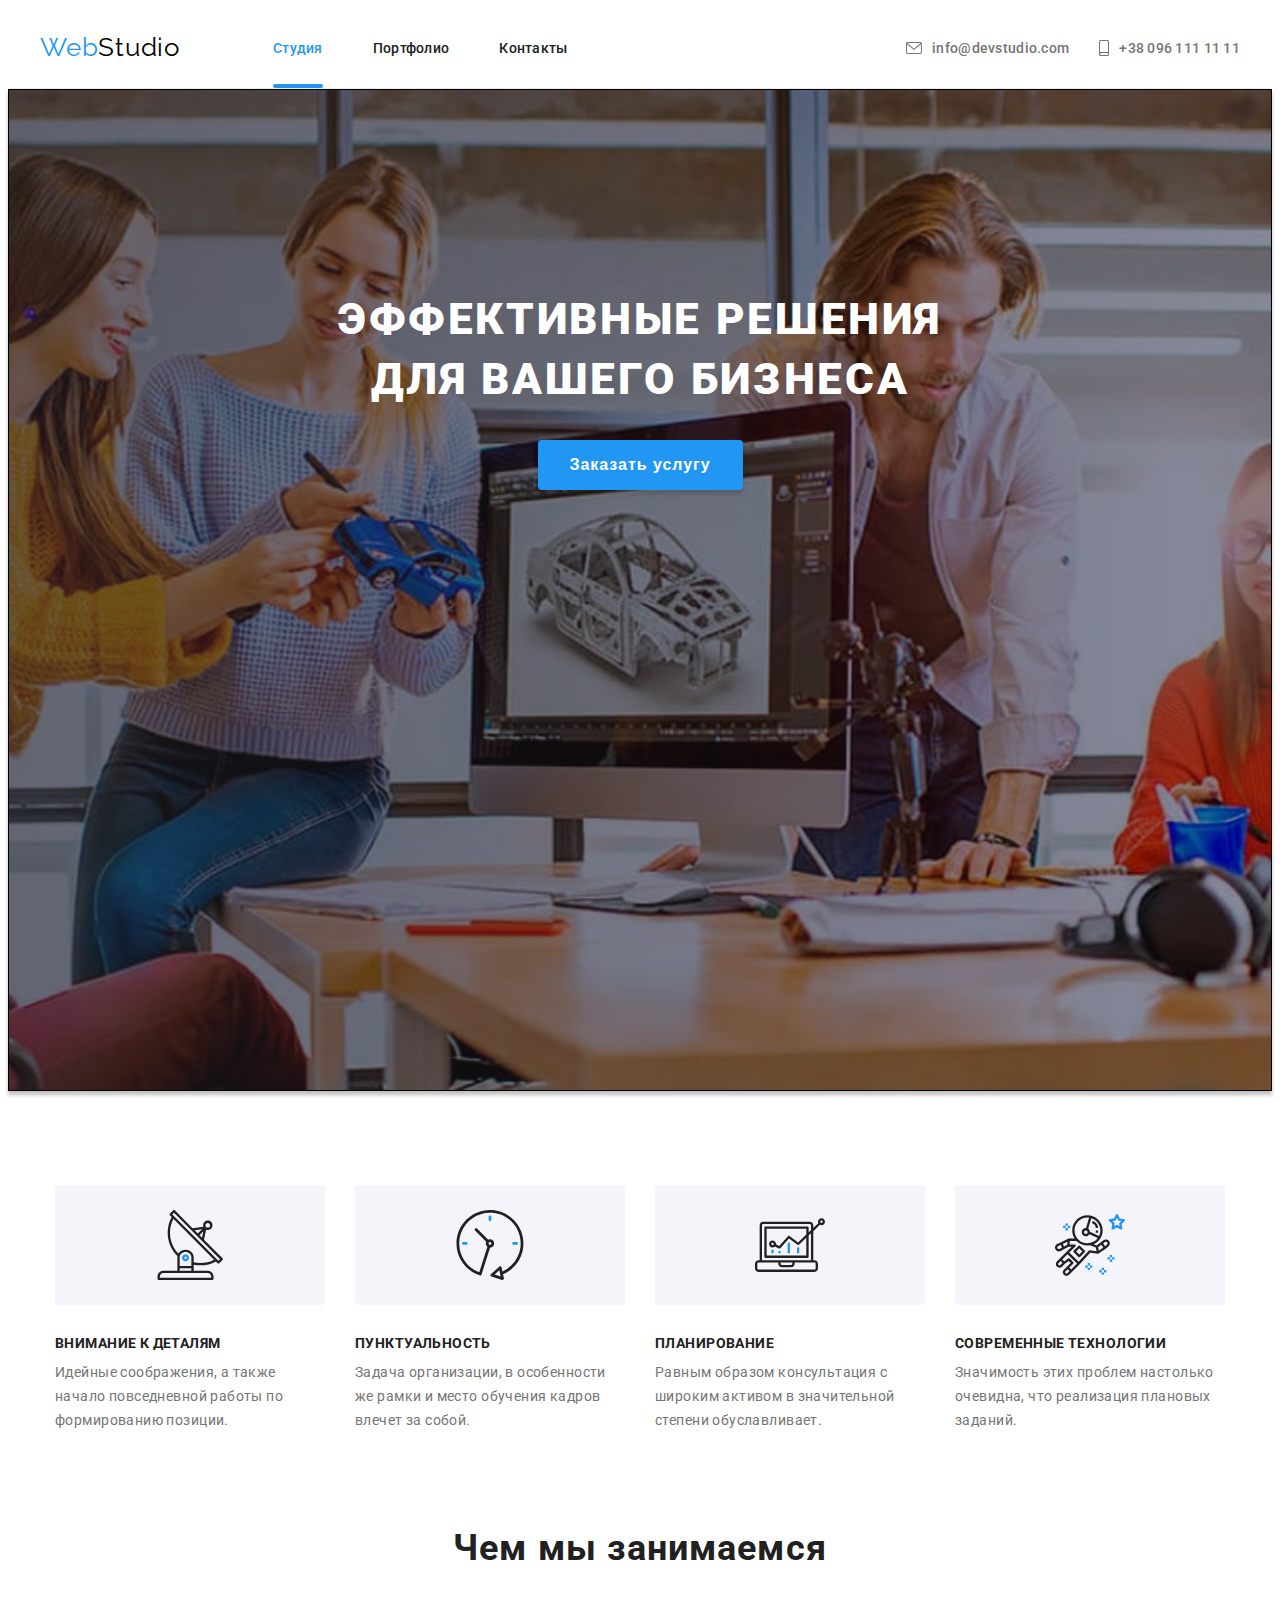
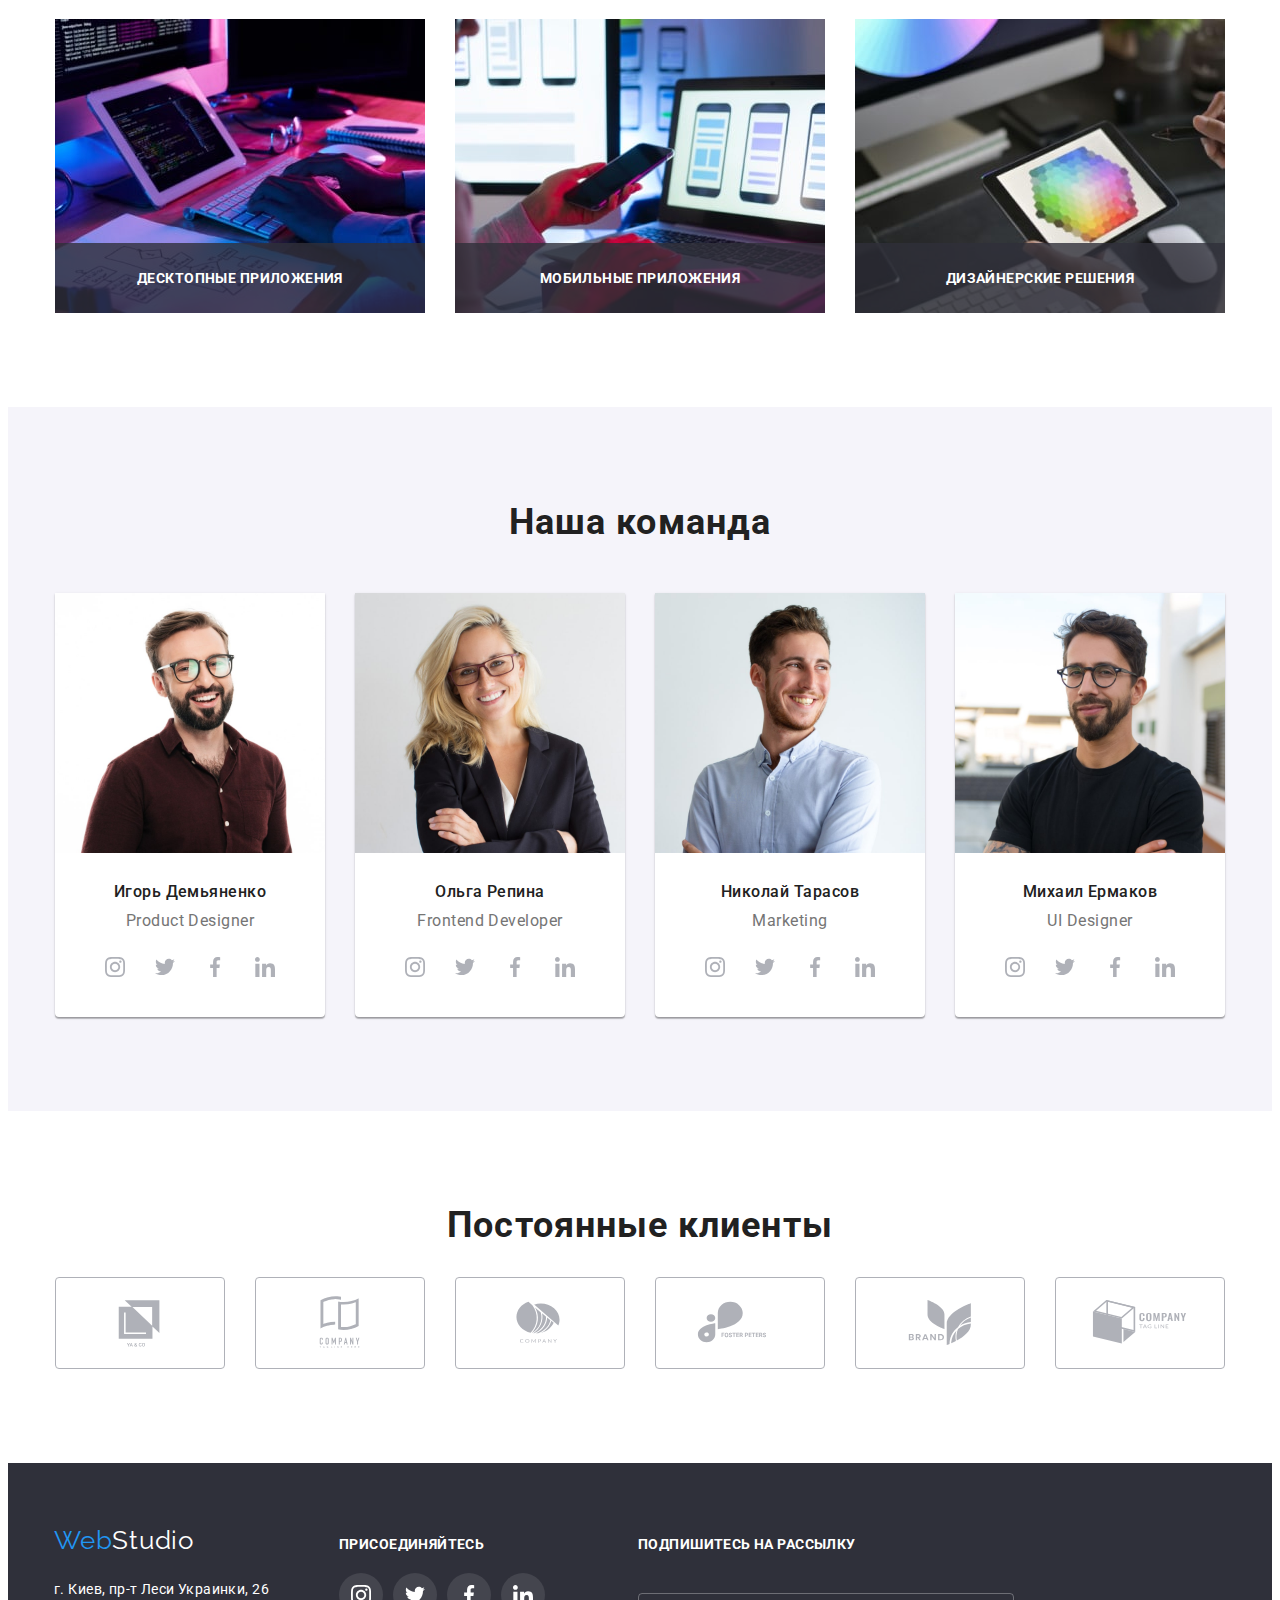
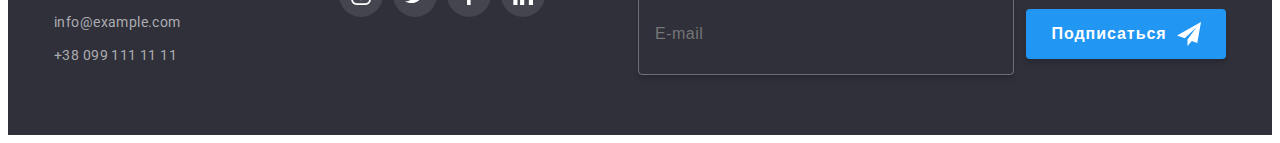
<file: index.html>
<!DOCTYPE html>
<html lang="ru">
  <head>
    <meta charset="UTF-8" />
    <meta http-equiv="X-UA-Compatible" content="IE=edge" />
    <meta name="viewport" content="width=device-width, initial-scale=1.0" />
    <title>Студия</title>
    <link rel="preconnect" href="https://fonts.googleapis.com" />
    <link rel="preconnect" href="https://fonts.gstatic.com" crossorigin />
    <link
      href="https://fonts.googleapis.com/css2?family=Raleway:wght@700&family=Roboto:wght@400;500;700;900&display=swap"
      rel="stylesheet"
    />
    <link
      rel="stylesheet"
      href="https://cdnjs.cloudflare.com/ajax/libs/modern-normalize/1.1.0/modern-normalize.min.css"
      integrity="sha512-wpPYUAdjBVSE4KJnH1VR1HeZfpl1ub8YT/NKx4PuQ5NmX2tKuGu6U/JRp5y+Y8XG2tV+wKQpNHVUX03MfMFn9Q=="
      crossorigin="anonymous"
      referrerpolicy="no-referrer"
    />
    <link rel="stylesheet" href="./css/main.min.css" />
  </head>

  <body>
    <header>
      <div class="container header">
        <nav class="nav-section">
          <!-- HEADER LOGO -->
          <a class="logo header-logo" href="./"
            >Web<span class="logo__black">Studio</span>
          </a>

          <!-- HEADER NAVIGATION -->
          <ul class="site-nav">
            <li class="site-nav__item">
              <a class="site-nav__link site-nav__current" href="./index.html"
                >Студия</a
              >
            </li>
            <li class="site-nav__item">
              <a class="site-nav__link" href="./portfolio.html">Портфолио</a>
            </li>
            <li class="site-nav__item">
              <a
                class="site-nav__link"
                href="https://unison-school.com.ua/data/uchitel_gitary_gostilo"
                >Контакты</a
              >
            </li>
          </ul>
        </nav>

        <!-- HEADER CONTACTS -->
        <ul class="site-contacts">
          <li class="site-contacts__item">
            <a class="site-contacts__link" href="mailto:info@devstudio.com">
              <svg class="site-contacts__icon" width="16" height="12">
                <use href="./images/icons.svg#icon-mail"></use>
              </svg>
              info@devstudio.com
            </a>
          </li>
          <li class="site-contacts__item">
            <a class="site-contacts__link" href="tel:+380961111111">
              <svg class="site-contacts__icon" width="10" height="16">
                <use href="./images/icons.svg#icon-smartphone"></use>
              </svg>
              +38 096 111 11 11
            </a>
          </li>
        </ul>

        <!-- MOBILE MENU -->
        <div class="mobile-menu-open">
          <button
            type="button"
            class="mobile-menu-open__button"
            data-mobile-open
          >
            <svg class="mobile-menu-open__icon" width="40" height="40">
              <use href="./images/icons.svg#icon-menu"></use>
            </svg>
          </button>
        </div>
      </div>

      <div class="backdrop is-hidden" data-mobile>
        <div class="mobile-menu">
          <button type="button" class="mobile-close" data-mobile-close>
            <svg class="mobile-close-icon" width="19" height="19">
              <use href="./images/icons.svg#icon-close"></use>
            </svg>
          </button>
          <ul class="mobile-nav">
            <li class="mobile-nav__item">
              <a
                class="mobile-nav__link mobile-nav__current"
                href="./index.html"
                >Студия</a
              >
            </li>
            <li class="mobile-nav__item">
              <a class="mobile-nav__link" href="./portfolio.html">Портфолио</a>
            </li>
            <li class="mobile-nav__item">
              <a
                class="mobile-nav__link"
                href="https://unison-school.com.ua/data/uchitel_gitary_gostilo"
                >Контакты</a
              >
            </li>
          </ul>

          <ul class="mobile-contacts">
            <li class="mobile-contacts__item">
              <a class="mobile-contacts__tel" href="tel:+380961111111">
                +38 096 111 11 11
              </a>
            </li>
            <li class="mobile-contacts__item">
              <a class="mobile-contacts__mail" href="mailto:info@devstudio.com">
                info@devstudio.com
              </a>
            </li>
          </ul>

          <ul class="mobile-social">
            <li class="mobile-social__item">
              <a href="" class="mobile-social__link">Instagram</a>
            </li>
            <li class="mobile-social__item">
              <a href="" class="mobile-social__link">Twitter</a>
            </li>
            <li class="mobile-social__item">
              <a href="" class="mobile-social__link">Facebook</a>
            </li>
            <li class="mobile-social__item">
              <a href="" class="mobile-social__link">LinkedIn</a>
            </li>
          </ul>
        </div>
      </div>
    </header>

    <main>
      <!-- HERO -->
      <section class="hero">
        <div class="container">
          <h1 class="hero__title">Эффективные решения для вашего бизнеса</h1>
          <button type="button" class="main-button" data-modal-open>
            Заказать услугу
          </button>
        </div>
      </section>

      <!-- FEATURES -->
      <section class="features">
        <div class="container">
          <h2 class="visually-hidden">Особенности</h2>
          <ul class="features__list">
            <li class="features__item">
              <div class="features__image">
                <svg class="features__icon" width="70" height="70">
                  <use href="./images/icons.svg#icon-antenna"></use>
                </svg>
              </div>
              <h3 class="features__title">Внимание к деталям</h3>
              <p class="features__text">
                Идейные соображения, а также начало повседневной работы по
                формированию позиции.
              </p>
            </li>
            <li class="features__item">
              <div class="features__image">
                <svg class="features__icon" width="70" height="70">
                  <use href="./images/icons.svg#icon-clock"></use>
                </svg>
              </div>
              <h3 class="features__title">Пунктуальность</h3>
              <p class="features__text">
                Задача организации, в особенности же рамки и место обучения
                кадров влечет за собой.
              </p>
            </li>
            <li class="features__item">
              <div class="features__image">
                <svg class="features__icon" width="70" height="70">
                  <use href="./images/icons.svg#icon-diagram"></use>
                </svg>
              </div>
              <h3 class="features__title">Планирование</h3>
              <p class="features__text">
                Равным образом консультация с широким активом в значительной
                степени обуславливает.
              </p>
            </li>
            <li class="features__item">
              <div class="features__image">
                <svg class="features__icon" width="70" height="70">
                  <use href="./images/icons.svg#icon-astronaut"></use>
                </svg>
              </div>
              <h3 class="features__title">Современные технологии</h3>
              <p class="features__text">
                Значимость этих проблем настолько очевидна, что реализация
                плановых заданий.
              </p>
            </li>
          </ul>
        </div>
      </section>

      <!-- SERVISES -->
      <section class="servises">
        <div class="container">
          <h2 class="services__title">Чем мы занимаемся</h2>
          <ul class="services__list">
            <li class="services__item">
              <img
                src="./images/im1.jpg"
                alt="Руки у планшета с клавиатурой"
                width="370"
              />
              <p class="services__text">Десктопные приложения</p>
            </li>
            <li class="services__item">
              <img
                src="./images/im2.jpg"
                alt="Телефон в руке возле ноутбука"
                width="370"
              />
              <p class="services__text">Мобильные приложения</p>
            </li>
            <li class="services__item">
              <img
                src="./images/im3.jpg"
                alt="Планшет и стилус в руках"
                width="370"
              />
              <p class="services__text">Дизайнерские решения</p>
            </li>
          </ul>
        </div>
      </section>

      <!-- TEAM -->
      <section class="team">
        <div class="container">
          <h2 class="team__title">Наша команда</h2>
          <ul class="team__list">
            <li class="team__item">
              <img
                src="./images/member1.jpg"
                alt="Член команды 1"
                width="270"
              />
              <div class="team-card">
                <h3 class="team-card__title">Игорь Демьяненко</h3>
                <p class="team-card__text">Product Designer</p>
                <ul class="team-social">
                  <li class="team-social__item">
                    <a href="" class="team-social__link">
                      <svg class="team-social__icon" width="20" height="20">
                        <use href="./images/icons.svg#icon-instagram"></use>
                      </svg>
                    </a>
                  </li>
                  <li class="team-social__item">
                    <a href="" class="team-social__link">
                      <svg class="team-social__icon" width="20" height="20">
                        <use href="./images/icons.svg#icon-twitter"></use>
                      </svg>
                    </a>
                  </li>
                  <li class="team-social__item">
                    <a href="" class="team-social__link">
                      <svg class="team-social__icon" width="20" height="20">
                        <use href="./images/icons.svg#icon-facebook"></use>
                      </svg>
                    </a>
                  </li>
                  <li class="team-social__item">
                    <a href="" class="team-social__link">
                      <svg class="team-social__icon" width="20" height="20">
                        <use href="./images/icons.svg#icon-linkedin"></use>
                      </svg>
                    </a>
                  </li>
                </ul>
              </div>
            </li>
            <li class="team__item">
              <img
                src="./images/member2.jpg"
                alt="Член команды 2"
                width="270"
                class="team-image"
              />
              <div class="team-card">
                <h3 class="team-card__title">Ольга Репина</h3>
                <p class="team-card__text">Frontend Developer</p>
                <ul class="team-social">
                  <li class="team-social__item">
                    <a href="" class="team-social__link">
                      <svg class="team-social__icon" width="20" height="20">
                        <use href="./images/icons.svg#icon-instagram"></use>
                      </svg>
                    </a>
                  </li>
                  <li class="team-social__item">
                    <a href="" class="team-social__link">
                      <svg class="team-social__icon" width="20" height="20">
                        <use href="./images/icons.svg#icon-twitter"></use>
                      </svg>
                    </a>
                  </li>
                  <li class="team-social__item">
                    <a href="" class="team-social__link">
                      <svg class="team-social__icon" width="20" height="20">
                        <use href="./images/icons.svg#icon-facebook"></use>
                      </svg>
                    </a>
                  </li>
                  <li class="team-social__item">
                    <a href="" class="team-social__link">
                      <svg class="team-social__icon" width="20" height="20">
                        <use href="./images/icons.svg#icon-linkedin"></use>
                      </svg>
                    </a>
                  </li>
                </ul>
              </div>
            </li>
            <li class="team__item">
              <img
                src="./images/member3.jpg"
                alt="Член команды 3"
                width="270"
                class="team-image"
              />
              <div class="team-card">
                <h3 class="team-card__title">Николай Тарасов</h3>
                <p class="team-card__text">Marketing</p>
                <ul class="team-social">
                  <li class="team-social__item">
                    <a href="" class="team-social__link">
                      <svg class="team-social__icon" width="20" height="20">
                        <use href="./images/icons.svg#icon-instagram"></use>
                      </svg>
                    </a>
                  </li>
                  <li class="team-social__item">
                    <a href="" class="team-social__link">
                      <svg class="team-social__icon" width="20" height="20">
                        <use href="./images/icons.svg#icon-twitter"></use>
                      </svg>
                    </a>
                  </li>
                  <li class="team-social__item">
                    <a href="" class="team-social__link">
                      <svg class="team-social__icon" width="20" height="20">
                        <use href="./images/icons.svg#icon-facebook"></use>
                      </svg>
                    </a>
                  </li>
                  <li class="team-social__item">
                    <a href="" class="team-social__link">
                      <svg class="team-social__icon" width="20" height="20">
                        <use href="./images/icons.svg#icon-linkedin"></use>
                      </svg>
                    </a>
                  </li>
                </ul>
              </div>
            </li>
            <li class="team__item">
              <img
                src="./images/member4.jpg"
                alt="Член команды 4"
                width="270"
                class="team-image"
              />
              <div class="team-card">
                <h3 class="team-card__title">Михаил Ермаков</h3>
                <p class="team-card__text">UI Designer</p>
                <ul class="team-social">
                  <li class="team-social__item">
                    <a href="" class="team-social__link">
                      <svg class="team-social__icon" width="20" height="20">
                        <use href="./images/icons.svg#icon-instagram"></use>
                      </svg>
                    </a>
                  </li>
                  <li class="team-social__item">
                    <a href="" class="team-social__link">
                      <svg class="team-social__icon" width="20" height="20">
                        <use href="./images/icons.svg#icon-twitter"></use>
                      </svg>
                    </a>
                  </li>
                  <li class="team-social__item">
                    <a href="" class="team-social__link">
                      <svg class="team-social__icon" width="20" height="20">
                        <use href="./images/icons.svg#icon-facebook"></use>
                      </svg>
                    </a>
                  </li>
                  <li class="team-social__item">
                    <a href="" class="team-social__link">
                      <svg class="team-social__icon" width="20" height="20">
                        <use href="./images/icons.svg#icon-linkedin"></use>
                      </svg>
                    </a>
                  </li>
                </ul>
              </div>
            </li>
          </ul>
        </div>
      </section>

      <!-- CLIENTS -->
      <section class="clients">
        <div class="container">
          <h2 class="clients__title">Постоянные клиенты</h2>
          <ul class="clients__list">
            <li class="clients__item">
              <a href="" class="clients__link">
                <svg class="clients__icon" width="106" height="60">
                  <use href="./images/icons.svg#icon-client-1"></use>
                </svg>
              </a>
            </li>
            <li class="clients__item">
              <a href="" class="clients__link">
                <svg class="clients__icon" width="106" height="60">
                  <use href="./images/icons.svg#icon-client-2"></use>
                </svg>
              </a>
            </li>
            <li class="clients__item">
              <a href="" class="clients__link">
                <svg class="clients__icon" width="106" height="60">
                  <use href="./images/icons.svg#icon-client-3"></use>
                </svg>
              </a>
            </li>
            <li class="clients__item">
              <a href="" class="clients__link">
                <svg class="clients__icon" width="106" height="60">
                  <use href="./images/icons.svg#icon-client-4"></use>
                </svg>
              </a>
            </li>
            <li class="clients__item">
              <a href="" class="clients__link">
                <svg class="clients__icon" width="106" height="60">
                  <use href="./images/icons.svg#icon-client-5"></use>
                </svg>
              </a>
            </li>
            <li class="clients__item">
              <a href="" class="clients__link">
                <svg class="clients__icon" width="106" height="60">
                  <use href="./images/icons.svg#icon-client-6"></use>
                </svg>
              </a>
            </li>
          </ul>
        </div>
      </section>
    </main>

    <!-- FOOTER CONTACTS -->
    <footer class="footer">
      <div class="container footer-container">
        <div class="footer-contacts">
          <a class="logo footer-logo" href="./"
            >Web<span class="logo__white">Studio</span></a
          >
          <ul class="footer-contacts__list">
            <li class="footer-contacts__item">
              <address class="footer-contacts__adress">
                г. Киев, пр-т Леси Украинки, 26
              </address>
            </li>
            <li class="footer-contacts__item">
              <a href="mailto:info@example.com" class="footer-contacts__link">
                info@example.com
              </a>
            </li>
            <li class="footer-contacts__item">
              <a href="tel:+380991111111" class="footer-contacts__link">
                +38 099 111 11 11
              </a>
            </li>
          </ul>
        </div>

        <!-- FOOTER SOCIAL -->
        <div class="footer-social">
          <p class="footer-social__title">Присоединяйтесь</p>
          <ul class="footer-social__list">
            <li class="footer-social__item">
              <a href="" class="footer-social__link">
                <svg class="footer-social__icon" width="20" height="20">
                  <use href="./images/icons.svg#icon-instagram"></use>
                </svg>
              </a>
            </li>
            <li class="footer-social__item">
              <a href="" class="footer-social__link">
                <svg class="footer-social__icon" width="20" height="20">
                  <use href="./images/icons.svg#icon-twitter"></use>
                </svg>
              </a>
            </li>
            <li class="footer-social__item">
              <a href="" class="footer-social__link">
                <svg class="footer-social__icon" width="20" height="20">
                  <use href="./images/icons.svg#icon-facebook"></use>
                </svg>
              </a>
            </li>
            <li class="footer-social__item">
              <a href="" class="footer-social__link">
                <svg class="footer-social__icon" width="20" height="20">
                  <use href="./images/icons.svg#icon-linkedin"></use>
                </svg>
              </a>
            </li>
          </ul>
        </div>

        <!-- FOOTER SUBSCRIPTION -->
        <div class="footer-subscribe">
          <p class="footer-subcribe__title">Подпишитесь на рассылку</p>
          <form class="footer-subcribe__form">
            <input
              class="footer-subcribe__input"
              type="email"
              name="subscribe"
              placeholder="E-mail"
              required
            />
            <button type="submit" class="footer-subscribe__button">
              Подписаться
              <svg class="footer-subscribe__icon" width="24" height="24">
                <use href="./images/icons.svg#icon-send"></use>
              </svg>
            </button>
          </form>
        </div>
      </div>
    </footer>

    <!-- MODAL WINDOW -->
    <div class="backdrop is-hidden" data-modal>
      <div class="modal">
        <button type="button" class="modal-close" data-modal-close>
          <svg class="modal-close-icon" width="11" height="11">
            <use href="./images/icons.svg#icon-close"></use>
          </svg>
        </button>

        <!-- MODAL FORM -->
        <p class="modal-form-title">Оставьте свои данные, мы вам перезвоним</p>
        <form class="modal-form">
          <label class="modal-label">
            Имя
            <span class="modal-label-wrap">
              <input type="text" name="person" class="modal-form-input" />
              <svg class="modal-lable-icon" width="18px" height="18px">
                <use href="./images/icons.svg#icon-modal-person"></use>
              </svg>
            </span>
          </label>
          <label class="modal-label">
            Телефон
            <span class="modal-label-wrap">
              <input type="tel" name="phone" class="modal-form-input" />
              <svg class="modal-lable-icon" width="18px" height="18px">
                <use href="./images/icons.svg#icon-modal-phone"></use>
              </svg>
            </span>
          </label>
          <label class="modal-label">
            Почта
            <span class="modal-label-wrap">
              <input type="email" name="email" class="modal-form-input" />
              <svg class="modal-lable-icon" width="18px" height="18px">
                <use href="./images/icons.svg#icon-modal-email"></use>
              </svg>
            </span>
          </label>
          <label class="modal-label">
            Комментарий
            <textarea
              name="comment"
              placeholder="Введите текст"
              class="modal-form-comment"
            ></textarea>
          </label>

          <!-- MODAL FORM CHECKBOX -->
          <div class="checkbox-container">
            <label class="modal-label-checkbox">
              <span class="modal-checkbox-wrap">
                <input type="checkbox" name="checkbox" class="modal-checkbox" />
                <span class="modal-checkbox-text">
                  Соглашаюсь с рассылкой и принимаю
                  <a href="" class="modal-checkbox-link">Условия договора</a>
                  <svg
                    class="modal-checkbox-icon-dis"
                    width="16px"
                    height="15px"
                  >
                    <use href="./images/icons.svg#icon-checkbox-black"></use>
                  </svg>
                  <svg
                    class="modal-checkbox-icon-act"
                    width="16px"
                    height="15px"
                  >
                    <use href="./images/icons.svg#icon-checkbox-blue"></use>
                  </svg>
                </span>
              </span>
            </label>
          </div>
          <div class="modal-button">
            <button type="submit" class="main-button">Отправить</button>
          </div>
        </form>
      </div>
    </div>

    <script src="./js/modal.js"></script>

    <script src="./js/mobile.js"></script>
  </body>
</html>
</file>
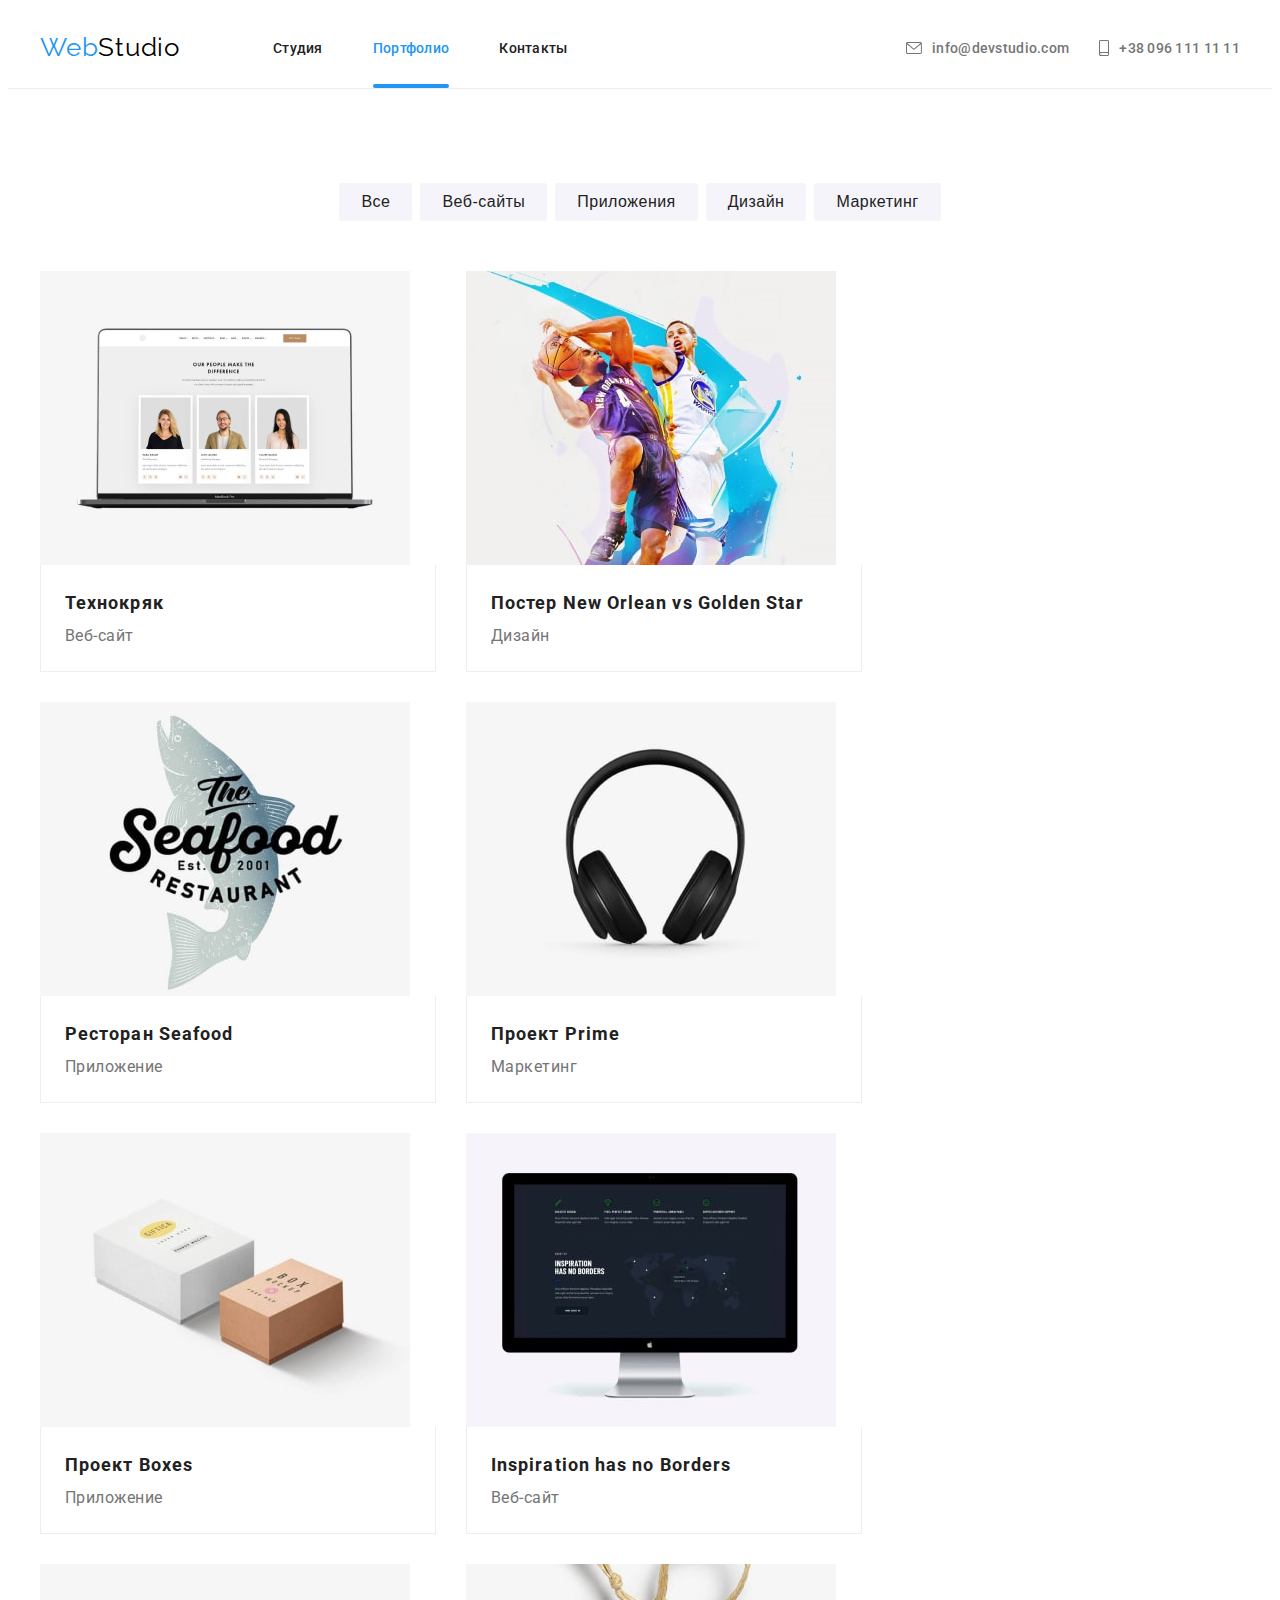
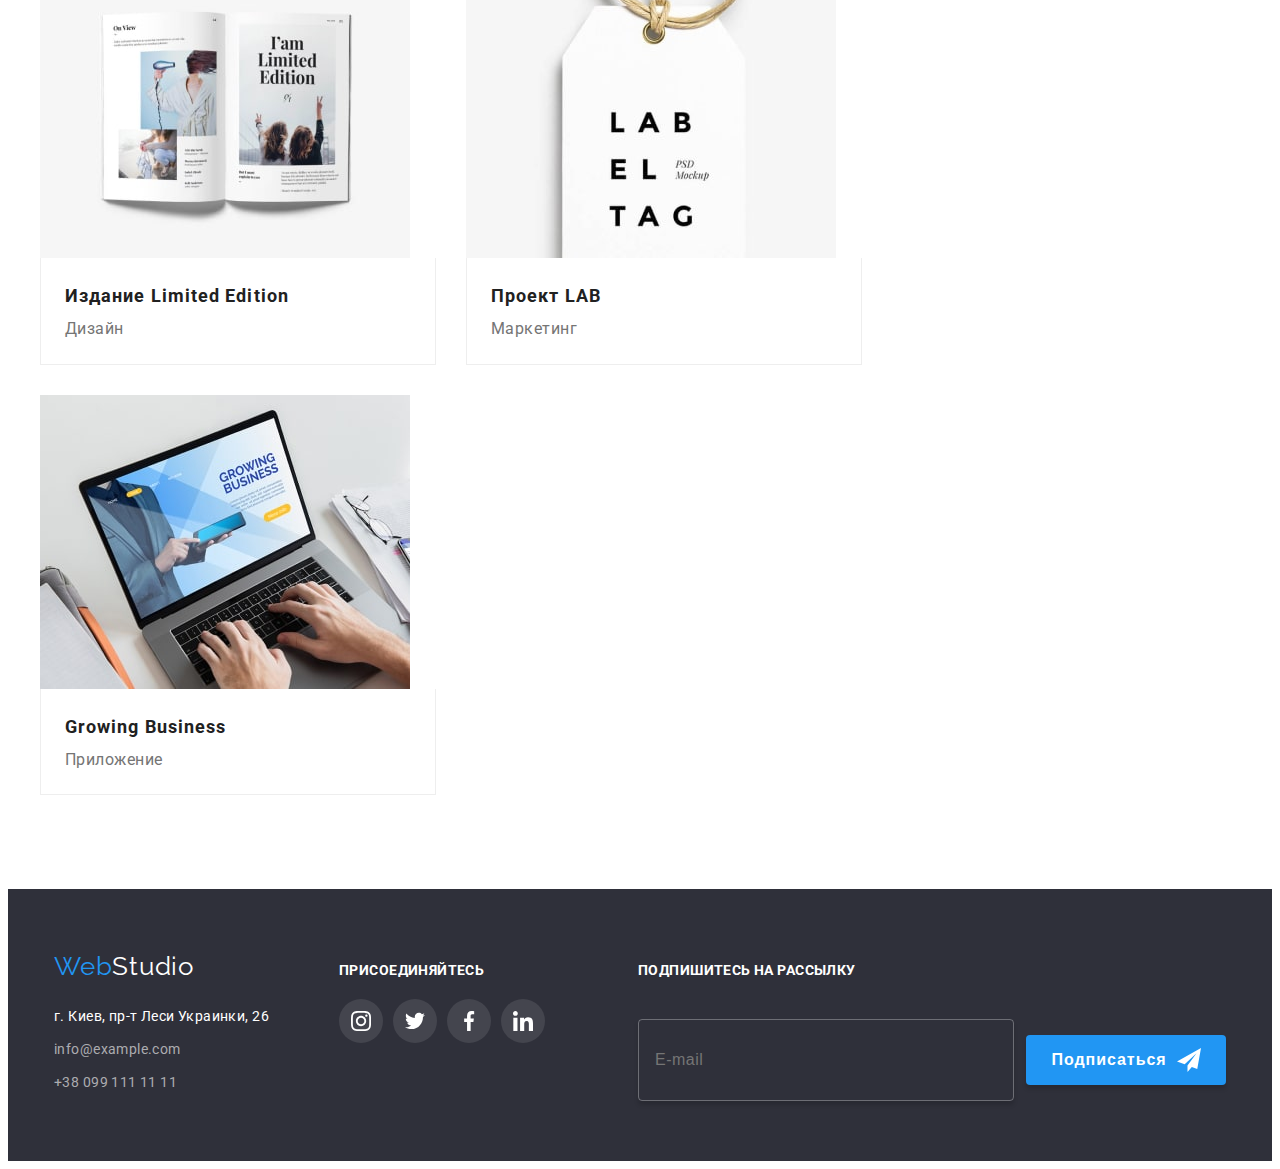
<file: portfolio.html>
<!DOCTYPE html>
<html lang="ru">
  <head>
    <meta charset="UTF-8" />
    <meta http-equiv="X-UA-Compatible" content="IE=edge" />
    <meta name="viewport" content="width=device-width, initial-scale=1.0" />
    <title>Портфолио</title>
    <link rel="preconnect" href="https://fonts.googleapis.com" />
    <link rel="preconnect" href="https://fonts.gstatic.com" crossorigin />
    <link
      href="https://fonts.googleapis.com/css2?family=Raleway:wght@700&family=Roboto:wght@400;500;700;900&display=swap"
      rel="stylesheet"
    />
    <link
      rel="stylesheet"
      href="https://cdnjs.cloudflare.com/ajax/libs/modern-normalize/1.1.0/modern-normalize.min.css"
      integrity="sha512-wpPYUAdjBVSE4KJnH1VR1HeZfpl1ub8YT/NKx4PuQ5NmX2tKuGu6U/JRp5y+Y8XG2tV+wKQpNHVUX03MfMFn9Q=="
      crossorigin="anonymous"
      referrerpolicy="no-referrer"
    />
    <link rel="stylesheet" href="./css/main.min.css" />
  </head>

  <body>
    <header>
      <div class="container header">
        <nav class="nav-section">
          <!-- HEADER LOGO -->
          <a class="logo header-logo" href="./"
            >Web<span class="logo__black">Studio</span>
          </a>

          <!-- HEADER NAVIGATION -->
          <ul class="site-nav">
            <li class="site-nav__item">
              <a class="site-nav__link" href="./index.html">Студия</a>
            </li>
            <li class="site-nav__item">
              <a
                class="site-nav__link site-nav__current"
                href="./portfolio.html"
                >Портфолио</a
              >
            </li>
            <li class="site-nav__item">
              <a
                class="site-nav__link"
                href="https://unison-school.com.ua/data/uchitel_gitary_gostilo"
                >Контакты</a
              >
            </li>
          </ul>
        </nav>

        <!-- HEADER CONTACTS -->
        <ul class="site-contacts">
          <li class="site-contacts__item">
            <a class="site-contacts__link" href="mailto:info@devstudio.com">
              <svg class="site-contacts__icon" width="16" height="12">
                <use href="./images/icons.svg#icon-mail"></use>
              </svg>
              info@devstudio.com
            </a>
          </li>
          <li class="site-contacts__item">
            <a class="site-contacts__link" href="tel:+380961111111">
              <svg class="site-contacts__icon" width="10" height="16">
                <use href="./images/icons.svg#icon-smartphone"></use>
              </svg>
              +38 096 111 11 11
            </a>
          </li>
        </ul>

        <!-- MOBILE MENU -->
        <div class="mobile-menu-open">
          <button
            type="button"
            class="mobile-menu-open__button"
            data-mobile-open
          >
            <svg class="mobile-menu-open__icon" width="40" height="40">
              <use href="./images/icons.svg#icon-menu"></use>
            </svg>
          </button>
        </div>
      </div>

      <div class="backdrop is-hidden" data-mobile>
        <div class="mobile-menu">
          <button type="button" class="mobile-close" data-mobile-close>
            <svg class="mobile-close-icon" width="19" height="19">
              <use href="./images/icons.svg#icon-close"></use>
            </svg>
          </button>
          <ul class="mobile-nav">
            <li class="mobile-nav__item">
              <a
                class="mobile-nav__link mobile-nav__current"
                href="./index.html"
                >Студия</a
              >
            </li>
            <li class="mobile-nav__item">
              <a class="mobile-nav__link" href="./portfolio.html">Портфолио</a>
            </li>
            <li class="mobile-nav__item">
              <a
                class="mobile-nav__link"
                href="https://unison-school.com.ua/data/uchitel_gitary_gostilo"
                >Контакты</a
              >
            </li>
          </ul>

          <ul class="mobile-contacts">
            <li class="mobile-contacts__item">
              <a class="mobile-contacts__tel" href="tel:+380961111111">
                +38 096 111 11 11
              </a>
            </li>
            <li class="mobile-contacts__item">
              <a class="mobile-contacts__mail" href="mailto:info@devstudio.com">
                info@devstudio.com
              </a>
            </li>
          </ul>

          <ul class="mobile-social">
            <li class="mobile-social__item">
              <a href="" class="mobile-social__link">Instagram</a>
            </li>
            <li class="mobile-social__item">
              <a href="" class="mobile-social__link">Twitter</a>
            </li>
            <li class="mobile-social__item">
              <a href="" class="mobile-social__link">Facebook</a>
            </li>
            <li class="mobile-social__item">
              <a href="" class="mobile-social__link">LinkedIn</a>
            </li>
          </ul>
        </div>
      </div>
    </header>

    <main>
      <section class="portfolio">
        <div class="container">
          <!-- BUTTONS -->
          <h1 class="visually-hidden">Портфолио</h1>
          <ul class="portfolio-buttons">
            <li class="portfolio-buttons__item">
              <button type="button" class="portfolio-buttons__button">
                Все
              </button>
            </li>
            <li class="portfolio-buttons__item">
              <button type="button" class="portfolio-buttons__button">
                Веб-сайты
              </button>
            </li>
            <li class="portfolio-buttons__item">
              <button type="button" class="portfolio-buttons__button">
                Приложения
              </button>
            </li>
            <li class="portfolio-buttons__item">
              <button type="button" class="portfolio-buttons__button">
                Дизайн
              </button>
            </li>
            <li class="portfolio-buttons__item">
              <button type="button" class="portfolio-buttons__button">
                Маркетинг
              </button>
            </li>
          </ul>

          <!-- GALLERY -->
          <ul class="portfolio-gallery">
            <li class="portfolio-gallery__item">
              <div class="portfolio-gallery__overlay">
                <img
                  src="./images/img-1.jpg"
                  class="portfolio-gallery__image"
                  alt="картинка 1"
                />
                <p class="portfolio-gallery__over-text">
                  Технокряк это современная площадка распространения
                  коронавируса. Компании используют эту платформу для цифрового
                  шпионажа и атак на защищённые сервера конкурентов.
                </p>
              </div>
              <div class="portfolio-gallery__card">
                <h2 class="portfolio-gallery__main">Технокряк</h2>
                <p class="portfolio-gallery__text">Веб-сайт</p>
              </div>
            </li>
            <li class="portfolio-gallery__item">
              <div class="portfolio-gallery__overlay">
                <img
                  src="./images/img-2.jpg"
                  class="portfolio-gallery__image"
                  alt="картинка 2"
                />
                <p class="portfolio-gallery__over-text">
                  Технокряк это современная площадка распространения
                  коронавируса. Компании используют эту платформу для цифрового
                  шпионажа и атак на защищённые сервера конкурентов.
                </p>
              </div>
              <div class="portfolio-gallery__card">
                <h2 class="portfolio-gallery__main">
                  Постер <span lang="en">New Orlean vs Golden Star</span>
                </h2>
                <p class="portfolio-gallery__text">Дизайн</p>
              </div>
            </li>
            <li class="portfolio-gallery__item">
              <div class="portfolio-gallery__overlay">
                <img
                  src="./images/img-3.jpg"
                  class="portfolio-gallery__image"
                  alt="картинка 3"
                />
                <p class="portfolio-gallery__over-text">
                  Технокряк это современная площадка распространения
                  коронавируса. Компании используют эту платформу для цифрового
                  шпионажа и атак на защищённые сервера конкурентов.
                </p>
              </div>
              <div class="portfolio-gallery__card">
                <h2 class="portfolio-gallery__main">
                  Ресторан <span lang="en">Seafood</span>
                </h2>
                <p class="portfolio-gallery__text">Приложение</p>
              </div>
            </li>
            <li class="portfolio-gallery__item">
              <div class="portfolio-gallery__overlay">
                <img
                  src="./images/img-4.jpg"
                  class="portfolio-gallery__image"
                  alt="картинка 4"
                />
                <p class="portfolio-gallery__over-text">
                  Технокряк это современная площадка распространения
                  коронавируса. Компании используют эту платформу для цифрового
                  шпионажа и атак на защищённые сервера конкурентов.
                </p>
              </div>
              <div class="portfolio-gallery__card">
                <h2 class="portfolio-gallery__main">
                  Проект <span lang="en">Prime</span>
                </h2>
                <p class="portfolio-gallery__text">Маркетинг</p>
              </div>
            </li>
            <li class="portfolio-gallery__item">
              <div class="portfolio-gallery__overlay">
                <img
                  src="./images/img-5.jpg"
                  class="portfolio-gallery__image"
                  alt="картинка 5"
                />
                <p class="portfolio-gallery__over-text">
                  Технокряк это современная площадка распространения
                  коронавируса. Компании используют эту платформу для цифрового
                  шпионажа и атак на защищённые сервера конкурентов.
                </p>
              </div>
              <div class="portfolio-gallery__card">
                <h2 class="portfolio-gallery__main">
                  Проект <span lang="en">Boxes</span>
                </h2>
                <p class="portfolio-gallery__text">Приложение</p>
              </div>
            </li>
            <li class="portfolio-gallery__item">
              <div class="portfolio-gallery__overlay">
                <img
                  src="./images/img-6.jpg"
                  class="portfolio-gallery__image"
                  alt="картинка 6"
                />
                <p class="portfolio-gallery__over-text">
                  Технокряк это современная площадка распространения
                  коронавируса. Компании используют эту платформу для цифрового
                  шпионажа и атак на защищённые сервера конкурентов.
                </p>
              </div>
              <div class="portfolio-gallery__card">
                <h2 class="portfolio-gallery__main" lang="en">
                  Inspiration has no Borders
                </h2>
                <p class="portfolio-gallery__text">Веб-сайт</p>
              </div>
            </li>
            <li class="portfolio-gallery__item">
              <div class="portfolio-gallery__overlay">
                <img
                  src="./images/img-7.jpg"
                  class="portfolio-gallery__image"
                  alt="картинка 7"
                />
                <p class="portfolio-gallery__over-text">
                  Технокряк это современная площадка распространения
                  коронавируса. Компании используют эту платформу для цифрового
                  шпионажа и атак на защищённые сервера конкурентов.
                </p>
              </div>
              <div class="portfolio-gallery__card">
                <h2 class="portfolio-gallery__main">
                  Издание <span lang="en">Limited Edition</span>
                </h2>
                <p class="portfolio-gallery__text">Дизайн</p>
              </div>
            </li>
            <li class="portfolio-gallery__item">
              <div class="portfolio-gallery__overlay">
                <img
                  src="./images/img-8.jpg"
                  class="portfolio-gallery__image"
                  alt="картинка 8"
                />
                <p class="portfolio-gallery__over-text">
                  Технокряк это современная площадка распространения
                  коронавируса. Компании используют эту платформу для цифрового
                  шпионажа и атак на защищённые сервера конкурентов.
                </p>
              </div>
              <div class="portfolio-gallery__card">
                <h2 class="portfolio-gallery__main">
                  Проект <span lang="en">LAB</span>
                </h2>
                <p class="portfolio-gallery__text">Маркетинг</p>
              </div>
            </li>
            <li class="portfolio-gallery__item">
              <div class="portfolio-gallery__overlay">
                <img
                  src="./images/img-9.jpg"
                  class="portfolio-gallery__image"
                  alt="картинка 9"
                />
                <p class="portfolio-gallery__over-text">
                  Технокряк это современная площадка распространения
                  коронавируса. Компании используют эту платформу для цифрового
                  шпионажа и атак на защищённые сервера конкурентов.
                </p>
              </div>
              <div class="portfolio-gallery__card">
                <h2 class="portfolio-gallery__main" lang="en">
                  Growing Business
                </h2>
                <p class="portfolio-gallery__text">Приложение</p>
              </div>
            </li>
          </ul>
        </div>
      </section>
    </main>

    <!-- FOOTER CONTACTS -->
    <footer class="footer">
      <div class="container footer-container">
        <div class="footer-contacts">
          <a class="logo footer-logo" href="./"
            >Web<span class="logo__white">Studio</span></a
          >
          <ul class="footer-contacts__list">
            <li class="footer-contacts__item">
              <address class="footer-contacts__adress">
                г. Киев, пр-т Леси Украинки, 26
              </address>
            </li>
            <li class="footer-contacts__item">
              <a href="mailto:info@example.com" class="footer-contacts__link">
                info@example.com
              </a>
            </li>
            <li class="footer-contacts__item">
              <a href="tel:+380991111111" class="footer-contacts__link">
                +38 099 111 11 11
              </a>
            </li>
          </ul>
        </div>

        <!-- FOOTER SOCIAL -->
        <div class="footer-social">
          <p class="footer-social__title">Присоединяйтесь</p>
          <ul class="footer-social__list">
            <li class="footer-social__item">
              <a href="" class="footer-social__link">
                <svg class="footer-social__icon" width="20" height="20">
                  <use href="./images/icons.svg#icon-instagram"></use>
                </svg>
              </a>
            </li>
            <li class="footer-social__item">
              <a href="" class="footer-social__link">
                <svg class="footer-social__icon" width="20" height="20">
                  <use href="./images/icons.svg#icon-twitter"></use>
                </svg>
              </a>
            </li>
            <li class="footer-social__item">
              <a href="" class="footer-social__link">
                <svg class="footer-social__icon" width="20" height="20">
                  <use href="./images/icons.svg#icon-facebook"></use>
                </svg>
              </a>
            </li>
            <li class="footer-social__item">
              <a href="" class="footer-social__link">
                <svg class="footer-social__icon" width="20" height="20">
                  <use href="./images/icons.svg#icon-linkedin"></use>
                </svg>
              </a>
            </li>
          </ul>
        </div>

        <!-- FOOTER SUBSCRIPTION -->
        <div class="footer-subscribe">
          <p class="footer-subcribe__title">Подпишитесь на рассылку</p>
          <form class="footer-subcribe__form">
            <input
              class="footer-subcribe__input"
              type="email"
              name="subscribe"
              placeholder="E-mail"
              required
            />
            <button type="submit" class="footer-subscribe__button">
              Подписаться
              <svg class="footer-subscribe__icon" width="24" height="24">
                <use href="./images/icons.svg#icon-send"></use>
              </svg>
            </button>
          </form>
        </div>
      </div>
    </footer>

    <script src="./js/mobile.js"></script>
  </body>
</html>
</file>
<file: css/main.min.css>
:root{--brand-color-main: #212121;--brand-color-text: #757575;--brand-color-focus: #2196f3;--brand-background-color: #2f303a;--timing-function: 250ms cubic-bezier(0.4, 0, 0.2, 1)}.visually-hidden{position:absolute;clip:rect(0 0 0 0);width:1px;height:1px;margin:-1px;border:0;padding:0;overflow:hidden}p,h1,h2,h3,h4,h5,h6{margin:0}ul{margin:0;padding:0;list-style:none}button{cursor:pointer}img{display:block;min-width:100px;height:auto}body{font-family:"Roboto",sans-serif;background:#fff}.container{padding-left:15px;padding-right:15px;margin-left:auto;margin-right:auto}@media screen and (min-width: 480px){.container{max-width:480px}}@media screen and (min-width: 768px){.container{max-width:768px}}@media screen and (min-width: 1200px){.container{max-width:1200px}}.logo{font-family:Raleway;font-size:24px;line-height:1.16;letter-spacing:.03em;color:var(--brand-color-focus);text-decoration:none}@media screen and (min-width: 1200px){.logo{font-size:26px;line-height:1.38}}.logo__black{font-family:Raleway;font-size:24px;line-height:1.16;letter-spacing:.03em;color:#000;text-decoration:none}@media screen and (min-width: 1200px){.logo__black{font-size:26px;line-height:1.38}}.logo__white{font-family:Raleway;font-size:24px;line-height:1.16;color:#fff;text-decoration:none}@media screen and (min-width: 1200px){.logo__white{font-size:26px;line-height:1.38}}.header-logo{margin-right:93px}.footer-logo{display:inline-block;margin-bottom:20px}header{border-bottom:1px solid #ececec}.header{height:60px;display:flex;align-items:center;justify-content:space-between}@media screen and (min-width: 768px){.header{height:80px}}.main-button{background-color:var(--brand-color-focus);color:#fff;font-weight:700;font-size:16px;line-height:1.87;padding:10px 32px;min-width:200px;letter-spacing:.06em;border-style:none;border-radius:4px;box-shadow:0px 4px 4px rgba(0,0,0,.15)}.nav-section{display:flex;align-items:center}.site-nav{font-size:14px;font-weight:500;line-height:1.17;letter-spacing:.02em;display:none}@media screen and (min-width: 768px){.site-nav{display:flex}}.site-nav__item:not(:last-child){margin-right:50px}.site-nav__link{position:relative;color:var(--brand-color-main);text-decoration:none;display:block;transition:color var(--timing-function);padding-top:32px;padding-bottom:32px}.site-nav__link:hover,.site-nav__link:focus{color:var(--brand-color-focus)}.site-nav__current{color:var(--brand-color-focus)}.site-nav__current::after{content:"";opacity:1;position:absolute;left:0;bottom:0;width:100%;height:4px;background:var(--brand-color-focus);border-radius:2px}.site-contacts{font-weight:500;font-size:12px;line-height:1.16;letter-spacing:.02em;display:none}@media screen and (min-width: 768px){.site-contacts{display:block}}@media screen and (min-width: 1200px){.site-contacts{display:flex;font-size:14px;line-height:1.17}}@media screen and (min-width: 768px){.site-contacts__item:not(:first-child){margin-top:10px}}@media screen and (min-width: 1200px){.site-contacts__item:not(:first-child){margin:0 0 0 30px}}.site-contacts__link{color:var(--brand-color-text);text-decoration:none;display:flex;align-items:center;transition:color var(--timing-function)}.site-contacts__link:hover,.site-contacts__link:focus{color:var(--brand-color-focus)}.site-contacts__link:hover .site-contacts__icon,.site-contacts__link:focus .site-contacts__icon{fill:var(--brand-color-focus)}.site-contacts__icon{fill:var(--brand-color-text);transition:fill var(--timing-function);margin-right:8px}@media screen and (min-width: 1200px){.site-contacts__icon{margin-right:10px}}.hero{max-width:100%;max-height:400px;padding:118px 0;text-align:center;background-color:rgba(47,48,58,.4);background-image:linear-gradient(to right, rgba(47, 48, 58, 0.4), transparent),url(../images/head-tab.jpg);background-repeat:no-repeat;background-position:center;background-size:cover;border:1px solid #000;box-shadow:0px 4px 4px rgba(0,0,0,.25);margin-left:auto;margin-right:auto}@media screen and (max-width: 480px){.hero{background-image:linear-gradient(to right, rgba(47, 48, 58, 0.4), transparent),url(../images/head-mob.jpg)}}@media screen and (min-width: 768px){.hero{background-image:linear-gradient(to right, rgba(47, 48, 58, 0.4), transparent),url(../images/head-desk.jpg)}}@media screen and (min-width: 1200px){.hero{padding:200px 0;max-width:1600px;min-height:600px}}.hero__title{width:360px;font-weight:900;font-size:26px;line-height:1.61;letter-spacing:.06em;color:#fff;text-transform:uppercase;margin-bottom:30px;margin-left:auto;margin-right:auto}@media screen and (min-width: 1200px){.hero__title{width:696px;font-size:44px;line-height:1.36}}.features{padding:60px 0}@media screen and (min-width: 1200px){.features{padding:94px 0}}.features__list{display:block}@media screen and (min-width: 768px){.features__list{display:flex;flex-wrap:wrap;margin-right:-30px;margin-bottom:-30px}}@media screen and (min-width: 1200px){.features__list{display:flex;flex-wrap:nowrap;margin:0;justify-content:center}}@media screen and (min-width: 768px){.features__item{width:354px;flex-basis:calc(100% / 2 - 30px);margin-right:30px;margin-bottom:30px}}@media screen and (min-width: 1200px){.features__item{width:270px;flex-basis:0;margin:0}}@media screen and (max-width: 767px){.features__item:not(:last-child){margin-bottom:30px}}@media screen and (min-width: 1200px){.features__item:not(:last-child){margin:0 30px 0 0}}.features__image{width:450px;height:120px;background-color:#f5f4fa;border-radius:4px;display:flex;justify-content:center;align-items:center}@media screen and (min-width: 768px){.features__image{width:354px}}@media screen and (min-width: 1200px){.features__image{width:270px}}.features__title{font-size:14px;font-weight:700;line-height:1.17;letter-spacing:.03em;color:var(--brand-color-main);text-transform:uppercase;margin-top:30px;text-align:center}@media screen and (min-width: 768px){.features__title{text-align:start}}.features__text{font-size:14px;line-height:1.71;letter-spacing:.03em;color:var(--brand-color-text);margin-top:10px}.servises{visibility:hidden;position:absolute}@media screen and (min-width: 1200px){.servises{position:relative;visibility:visible;padding-bottom:94px}}.services__title{font-size:36px;font-weight:700;line-height:1.17;letter-spacing:.03em;color:var(--brand-color-main);text-align:center;margin-bottom:50px}@media screen and (min-width: 1200px){.services__list{display:flex;justify-content:center}}.services__item{position:relative}.services__item:not(:last-child){margin-right:30px}.services__text{position:absolute;width:100%;left:0;bottom:0;font-weight:700;font-size:14px;line-height:1.17;letter-spacing:.03em;text-transform:uppercase;text-align:center;color:#fff;padding:27px 0;background-color:rgba(47,48,58,.8)}.team{background-color:#f5f4fa;padding:60px 0}@media screen and (min-width: 1200px){.team{padding:94px 0}}.team__title{font-weight:700;font-size:28px;line-height:1.17;letter-spacing:.03em;color:var(--brand-color-main);text-align:center;margin-bottom:30px}@media screen and (min-width: 1200px){.team__title{font-size:36px;margin-bottom:50px}}@media screen and (min-width: 768px){.team__list{display:flex;flex-wrap:wrap;margin-right:-30px;margin-bottom:-30px}}@media screen and (min-width: 1200px){.team__list{display:flex;flex-wrap:nowrap;justify-content:center;margin:0}}.team__item{width:450px;background-color:#fff;border-radius:0px 0px 4px 4px;box-shadow:0px 1px 3px rgba(0,0,0,.12),0px 1px 1px rgba(0,0,0,.14),0px 2px 1px rgba(0,0,0,.2);margin-right:auto;margin-left:auto}.team__item img{width:450px}@media screen and (min-width: 768px){.team__item{width:354px;flex-basis:calc(100% / 2 - 30px);margin-right:30px;margin-bottom:30px}.team__item img{width:354px}}@media screen and (min-width: 1200px){.team__item{width:270px;flex-basis:0;margin:0}.team__item img{width:270px}}@media screen and (max-width: 767px){.team__item:not(:last-child){margin-bottom:30px}}@media screen and (min-width: 1200px){.team__item:not(:last-child){margin-right:30px;margin-bottom:0}}.team-card{padding-top:30px;padding-bottom:24px}@media screen and (min-width: 1200px){.team-card{padding-bottom:30px}}.team-card__title{font-size:16px;font-weight:500;line-height:1.17;letter-spacing:.03em;color:var(--brand-color-main);text-align:center;margin-bottom:10px}.team-card__text{font-size:16px;line-height:1.17;letter-spacing:.03em;color:var(--brand-color-text);text-align:center;padding-bottom:16px}.team-social{display:flex;justify-content:center}.team-social__item{width:40px;height:40px}.team-social__item:not(:last-child){margin-right:10px}.team-social__link{width:100%;height:100%;display:flex;transition:background-color var(--timing-function);border-radius:50%;justify-content:center;align-items:center}.team-social__link:hover,.team-social__link:focus{background-color:var(--brand-color-focus);border-radius:50%}.team-social__link:hover:hover .team-social__icon,.team-social__link:hover:focus .team-social__icon,.team-social__link:focus:hover .team-social__icon,.team-social__link:focus:focus .team-social__icon{fill:#fff}.team-social__icon{fill:#afb1b8;transition:fill var(--timing-function)}.clients{padding:60px 0}@media screen and (min-width: 1200px){.clients{padding:94px 0}}.clients__title{font-size:28px;font-weight:700;line-height:1.16;letter-spacing:.03em;color:var(--brand-color-main);text-align:center;margin-bottom:30px}@media screen and (min-width: 1200px){.clients__title{font-size:36px}}.clients__list{display:flex;flex-wrap:wrap;margin-right:-30px;margin-bottom:-30px}@media screen and (min-width: 1200px){.clients__list{flex-wrap:nowrap;margin:0;justify-content:center}}.clients__item{flex-basis:calc(100% / 2 - 30px);margin-right:30px;margin-bottom:30px}@media screen and (min-width: 768px){.clients__item{flex-basis:calc(100% / 3 - 30px);margin-right:30px;margin-bottom:30px}}@media screen and (min-width: 1200px){.clients__item{flex-basis:0;margin:0}.clients__item:not(:last-child){margin-right:30px}}.clients__link{width:210px;height:92px;display:flex;transition:border-color var(--timing-function);justify-content:center;align-items:center;border:1px solid #afb1b8;box-sizing:border-box;border-radius:4px}.clients__link:hover,.clients__link:focus{border-color:var(--brand-color-focus)}.clients__link:hover .clients__icon,.clients__link:focus .clients__icon{fill:var(--brand-color-focus)}@media screen and (min-width: 768px){.clients__link{width:226px}}@media screen and (min-width: 1200px){.clients__link{width:170px}}.clients__icon{fill:#afb1b8;transition:fill var(--timing-function)}.footer{background-color:var(--brand-background-color);padding:60px 0}@media screen and (min-width: 768px){.footer-container{display:flex;flex-wrap:wrap;flex-direction:row;justify-content:space-around;align-items:baseline}}@media screen and (min-width: 1200px){.footer-container{flex-wrap:nowrap;justify-content:center}}.footer-contacts{text-align:center}@media screen and (min-width: 1200px){.footer-contacts{margin-right:70px;text-align:left}}.footer-contacts__item:not(:last-child){margin-bottom:9px}.footer-contacts__adress{font-size:14px;line-height:1.71;letter-spacing:.03em;font-style:normal;color:#fff}.footer-contacts__link{font-size:14px;line-height:1.71;letter-spacing:.03em;color:#acacb0;text-decoration:none;transition:color var(--timing-function)}.footer-contacts__link:hover,.footer-contacts__link:focus{color:var(--brand-color-focus)}.footer-social{text-align:center;margin-top:60px}@media screen and (min-width: 768px){.footer-social{margin:0}}@media screen and (min-width: 1200px){.footer-social{margin-right:93px;text-align:left}}.footer-social__title{font-size:14px;font-weight:700;line-height:1.14;letter-spacing:.03em;text-transform:uppercase;color:#fff}.footer-social__list{display:flex;justify-content:center;margin-top:20px}.footer-social__item{width:44px;height:44px;background-color:rgba(255,255,255,.1);border-radius:50%}.footer-social__item:not(:last-child){margin-right:10px}.footer-social__link{fill:#fff;width:100%;height:100%;display:flex;transition:background-color var(--timing-function);justify-content:center;align-items:center;border-radius:50%}.footer-social__link:hover,.footer-social__link:focus{background-color:var(--brand-color-focus);border-radius:50%}.footer-subscribe{margin-top:60px;text-align:center}@media screen and (min-width: 1200px){.footer-subscribe{margin:0;text-align:start}}.footer-subcribe__title{font-size:14px;font-weight:700;line-height:1.14;letter-spacing:.03em;text-transform:uppercase;color:#fff}@media screen and (min-width: 1200px){.footer-subcribe__form{display:flex;align-items:center;margin-top:20px}}.footer-subcribe__input{width:450px;height:50px;font-weight:400;font-size:16px;line-height:1.25;letter-spacing:.03em;color:rgba(255,255,255,.6);padding:15px 0 15px 16px;background-color:transparent;border:1px solid rgba(255,255,255,.3);box-shadow:0px 4px 4px rgba(0,0,0,.15);border-radius:4px;margin-top:20px}@media screen and (min-width: 1200px){.footer-subcribe__input{width:358px;margin-right:12px}}.footer-subscribe__button{width:200px;height:50px;font-size:16px;font-weight:700;line-height:1.87;letter-spacing:.06em;color:#fff;background-color:var(--brand-color-focus);box-shadow:0px 4px 4px rgba(0,0,0,.15);border-radius:4px;border-style:none;border-radius:4px;display:flex;justify-content:center;align-items:center;margin-left:auto;margin-right:auto;margin-top:20px}.footer-subscribe__icon{margin-left:10px;fill:#fff}.portfolio{padding:60px 0}@media screen and (min-width: 1200px){.portfolio{padding:94px 0}}.portfolio-buttons{display:flex;flex-wrap:wrap;margin-bottom:-15px}@media screen and (min-width: 768px){.portfolio-buttons{flex-wrap:nowrap;justify-content:center;margin:0}}@media screen and (min-width: 1200px){.portfolio-buttons{justify-content:center;margin-bottom:0}}.portfolio-buttons__item:not(:last-child){margin-right:8px;margin-bottom:15px}@media screen and (min-width: 768px){.portfolio-buttons__item:not(:last-child){margin-bottom:0}}@media screen and (min-width: 1200px){.portfolio-buttons__item:not(:last-child){margin-bottom:0}}.portfolio-buttons__button{font-size:16px;font-weight:500;line-height:1.62;letter-spacing:.03em;padding:6px 22px;color:var(--brand-color-main);background-color:#f5f4fa;border-style:none;outline:none;border-radius:3px;transition:background-color var(--timing-function),color var(--timing-function),box-shadow var(--timing-function)}.portfolio-buttons__button:hover,.portfolio-buttons__button:focus{background-color:var(--brand-color-focus);color:#fff;box-shadow:0px 3px 1px rgba(0,0,0,.1),0px 1px 2px rgba(0,0,0,.08),0px 2px 2px rgba(0,0,0,.12)}.portfolio-gallery{margin-top:40px}@media screen and (min-width: 768px){.portfolio-gallery{display:flex;flex-wrap:wrap;margin-top:30px;margin-right:-30px;margin-bottom:-30px}}@media screen and (min-width: 1200px){.portfolio-gallery{margin-top:50px}}.portfolio-gallery__item{transition:box-shadow var(--timing-function)}.portfolio-gallery__item:hover,.portfolio-gallery__item:focus{cursor:pointer;box-shadow:0px 1px 1px rgba(0,0,0,.12),0px 4px 4px rgba(0,0,0,.06),1px 4px 6px rgba(0,0,0,.16)}.portfolio-gallery__item:hover .portfolio-gallery__over-text{transform:translateY(0)}.portfolio-gallery__item:not(:last-child){margin-bottom:30px}@media screen and (min-width: 768px){.portfolio-gallery__item{flex-basis:calc(100% / 2 - 30px);margin-right:30px;margin-bottom:30px}}@media screen and (min-width: 1200px){.portfolio-gallery__item{flex-basis:calc(100% / 3 - 30px);margin-right:30px;margin-bottom:30px}}.portfolio-gallery__overlay{position:relative;overflow:hidden;z-index:-1}.portfolio-gallery__image{width:450px}@media screen and (min-width: 768px){.portfolio-gallery__image{width:354px}}@media screen and (min-width: 1200px){.portfolio-gallery__image{width:370px}}.portfolio-gallery__over-text{font-size:18px;font-weight:400;line-height:1.55;letter-spacing:.03em;color:#fff;position:absolute;top:0;left:0;height:100%;overflow:auto;background-color:rgba(33,150,243,.9);transform:translateY(100%);transition:transform var(--timing-function);padding:77px 24px}@media screen and (min-width: 768px){.portfolio-gallery__over-text{padding:49px 24px}}@media screen and (min-width: 1200px){.portfolio-gallery__over-text{padding:63px 24px}}.portfolio-gallery__card{width:450px;border:1px solid #eee;border-top:none;padding:20px 0 20px 24px}@media screen and (min-width: 768px){.portfolio-gallery__card{width:354px}}@media screen and (min-width: 1200px){.portfolio-gallery__card{width:370px}}.portfolio-gallery__main{font-size:18px;font-weight:700;line-height:2;letter-spacing:.06em;color:var(--brand-color-main)}.portfolio-gallery__text{font-size:16px;line-height:1.87;letter-spacing:.03em;color:var(--brand-color-text)}.backdrop{width:100vw;height:100vh;background-color:rgba(0,0,0,.2);position:fixed;top:0;transition:opacity var(--timing-function),visibility var(--timing-function)}.modal{width:450px;min-height:609px;background-color:#fff;box-shadow:0px 1px 3px rgba(0,0,0,.12),0px 1px 1px rgba(0,0,0,.14),0px 2px 1px rgba(0,0,0,.2);border-radius:4px;position:absolute;top:50%;left:50%;transform:translate(-50%, -50%)}@media screen and (min-width: 1200px){.modal{width:528px;min-height:581px}}.modal-close{width:30px;height:30px;background:transparent;border:1px solid rgba(0,0,0,.1);box-sizing:border-box;border-radius:50%;position:absolute;top:8px;right:8px;display:flex;justify-content:center;align-items:center}.modal-close:hover .modal-close-icon{fill:var(--brand-color-focus)}.is-hidden{visibility:hidden;opacity:0;pointer-events:none}.modal-form-title{font-weight:700;font-size:20px;line-height:1.15;letter-spacing:.03em;color:var(--brand-color-main);text-align:center;padding:40px 40px 0 40px}.modal-form{padding:0 40px;margin-top:12px}.modal-label-wrap{margin-top:4px;position:relative}.modal-form-input{width:370px;height:40px;border:1px solid;border-color:rgba(33,33,33,.2);border-radius:4px;padding-left:42px;transition:border-color var(--timing-function)}.modal-form-input:hover{cursor:pointer}.modal-form-input:focus{border-color:var(--brand-color-focus)}.modal-form-input:focus+.modal-lable-icon{fill:var(--brand-color-focus)}@media screen and (min-width: 1200px){.modal-form-input{width:448px}}.modal-form-comment{width:370px;height:120px;border:1px solid rgba(33,33,33,.2);border-radius:4px;margin-top:4px;padding:12px 16px;resize:none}@media screen and (min-width: 1200px){.modal-form-comment{width:448px}}.modal-label{display:flex;flex-direction:column;font-size:12px;font-weight:400;line-height:1.16;letter-spacing:.01em;color:var(--brand-color-text)}.modal-label:not(:first-child){margin-top:10px}.modal-lable-icon{fill:var(--brand-color-main);position:absolute;left:15px;top:50%;transform:translateY(-50%);transition:fill var(--timing-function)}.checkbox-container{display:flex;justify-content:center;margin-top:20px}.modal-label-checkbox{font-weight:400;font-size:12px;line-height:1.16;letter-spacing:.03em;color:var(--brand-color-text)}@media screen and (min-width: 1200px){.modal-label-checkbox{font-size:14px;line-height:1.71}}.modal-checkbox-wrap{position:relative}.modal-checkbox{opacity:0}.modal-checkbox:checked+.modal-checkbox-text .modal-checkbox-icon-act{opacity:1}.modal-checkbox:checked+.modal-checkbox-text .modal-checkbox-icon-act:checked+.modal-checkbox-text .modal-checkbox-icon-dis{opacity:0}.modal-checkbox-text{margin-left:8px}.modal-checkbox-link{color:var(--brand-color-focus)}.modal-checkbox-icon-dis{position:absolute;left:0;top:50%;transform:translateY(-50%);opacity:1}.modal-checkbox-icon-act{position:absolute;left:0;top:50%;transform:translateY(-50%);opacity:0}.modal-button{display:flex;justify-content:center;margin-top:30px}.mobile-menu-open{margin-left:auto}@media screen and (min-width: 768px){.mobile-menu-open{display:none}}.mobile-menu-open__button{background:transparent;border-style:none}.mobile-menu-open__icon{fill:var(--brand-color-main)}.mobile-menu-open__icon:hover,.mobile-menu-open__icon:focus{fill:var(--brand-color-focus);transition:fill var(--timing-function)}.mobile-menu{position:fixed;top:0;background-color:#fff;width:100vw;height:100vh;padding-top:48px;padding-left:40px;z-index:5}.mobile-close{width:40px;height:40px;background:transparent;border:none;box-sizing:border-box;position:absolute;top:10px;right:15px;display:flex;justify-content:center;align-items:center}.mobile-close:hover .mobile-close-icon{fill:var(--brand-color-focus)}.mobile-nav{font-size:40px;font-weight:500;line-height:1.17;letter-spacing:.02em;display:none}@media screen and (max-width: 767px){.mobile-nav{display:block}}.mobile-nav__item:not(:last-child){margin-bottom:32px}.mobile-nav__link{color:var(--brand-color-main);text-decoration:none;transition:color var(--timing-function)}.mobile-nav__link:hover,.mobile-nav__link:focus{color:var(--brand-color-focus)}.mobile-contacts{margin-top:302px}.mobile-contacts__item:not(:last-child){margin-bottom:32px}.mobile-contacts__tel{font-size:34px;font-weight:500;line-height:1.17;text-decoration:none;color:var(--brand-color-focus)}.mobile-contacts__mail{font-size:24px;font-weight:500;line-height:1.16;text-decoration:none;color:#757575}.mobile-social{display:flex;margin-top:64px}.mobile-social__item:not(:last-child)::after{content:"";border:1px solid rgba(33,33,33,.2);margin-left:10px}.mobile-social__item:not(:last-child){margin-right:20px}.mobile-social__link{font-weight:500;font-size:18px;line-height:1.22;letter-spacing:.02em;color:var(--brand-color-focus);text-decoration:none}/*# sourceMappingURL=main.min.css.map */
</file>
